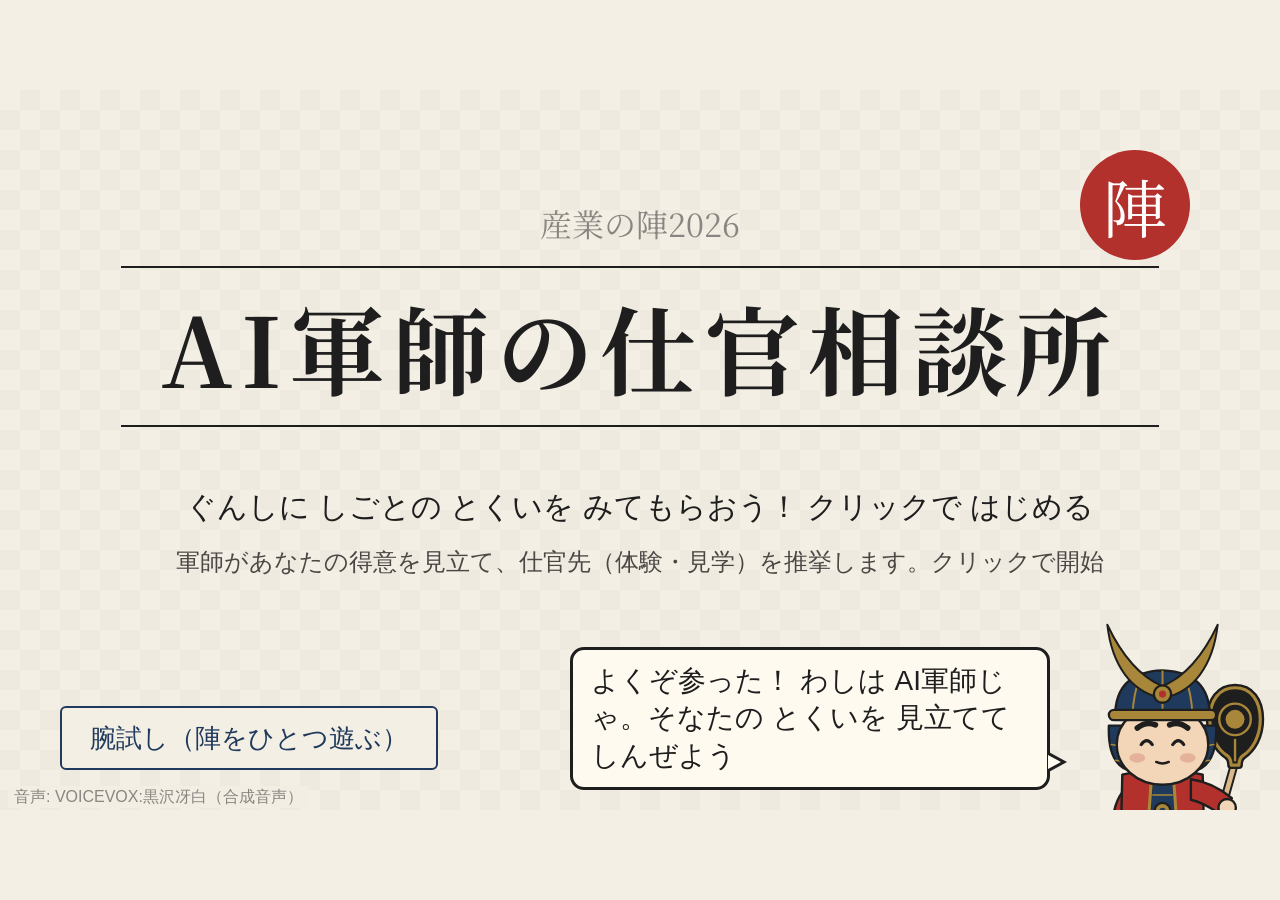
<file: sj2026-gunshi/index.html>
<!doctype html>
<html lang="ja">
<head>
<meta charset="utf-8">
<meta name="viewport" content="width=device-width, initial-scale=1">
<meta name="robots" content="noindex,nofollow">
<title>AI軍師の仕官相談所</title>
<link rel="preconnect" href="https://fonts.googleapis.com">
<link rel="preconnect" href="https://fonts.gstatic.com" crossorigin>
<!-- Web フォント（D-27）: 非ブロック読込。media=print の間は描画を待たず、読めたら all に切替。失敗時は print.css の font-family フォールバック -->
<link rel="stylesheet" href="https://fonts.googleapis.com/css2?family=BIZ+UDPGothic:wght@400;700&family=Noto+Serif+JP:wght@400;700;900&display=swap" media="print" onload="this.media='all'">
<link rel="stylesheet" href="css/game.css?v=121">
<link rel="stylesheet" href="css/demo.css?v=121">
<link rel="stylesheet" href="css/gunshi.css?v=121">
<link rel="stylesheet" href="css/print.css?v=121" media="all">
</head>
<body>
<div id="app"><div id="stage"></div></div>
<div id="sheet"></div>
<!-- 読込順は固定: params → data → logic（PRJ-105 無変更コピー）→ ゲーム -->
<script src="shindan/shindan_params.js?v=121"></script>
<script src="shindan/shindan_data.js?v=121"></script>
<script src="shindan/shindan_logic.js?v=121"></script>
<script src="js/texts.js?v=121"></script>
<script src="js/pure.js?v=121"></script>
<script src="js/demo.js?v=121"></script>
<script src="js/stage.js?v=121"></script>
<script src="js/net.js?v=121"></script>
<script src="js/g1.js"></script>
<script src="js/g2.js"></script>
<script src="js/g3.js"></script>
<script src="js/g4.js"></script>
<script src="js/result.js?v=121"></script>
<!-- 軍師（PRJ-114）: セリフ表 → 口パク表 → 本体。stage.js の後・app.js の前 -->
<script src="js/gunshi_lines.js?v=121"></script>
<script src="js/gunshi_voice.js?v=121"></script>
<script src="js/gunshi.js?v=121"></script>
<script src="js/app.js?v=121"></script>
</body>
</html>
</file>
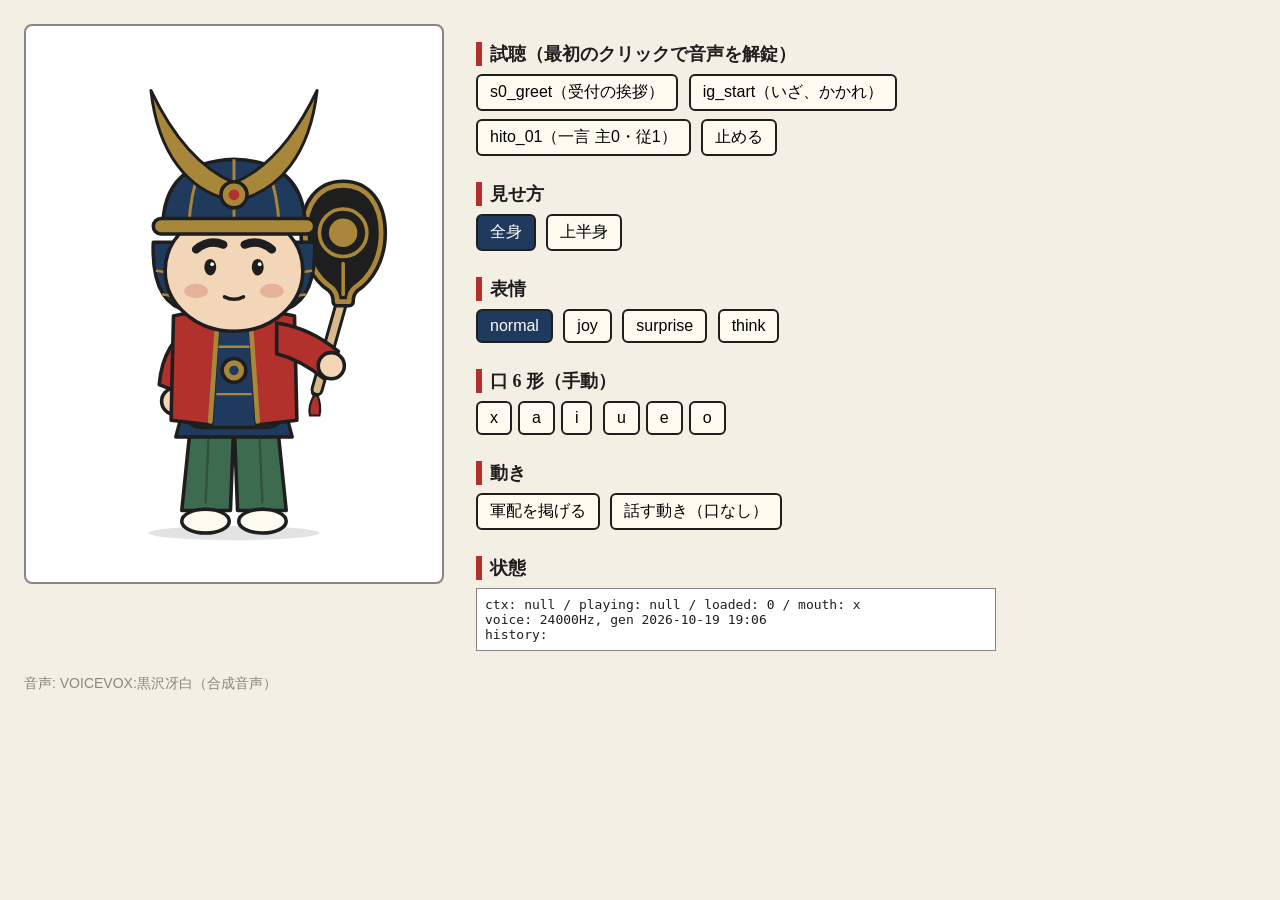
<file: sj2026-gunshi/gunshi_preview.html>
<!DOCTYPE html>
<html lang="ja">
<head>
<meta charset="UTF-8">
<meta name="viewport" content="width=device-width, initial-scale=1">
<meta name="robots" content="noindex, nofollow">
<title>軍師 試作確認（PRJ-114 T1）</title>
<link rel="stylesheet" href="css/game.css">
<link rel="stylesheet" href="css/gunshi.css">
<style>
  /* 試作確認ページ専用（配置しない: D-15） */
  html, body { overflow: auto; height: auto; }
  body { margin: 0; background: var(--washi); color: var(--sumi); font-family: var(--gothic); }
  .pv { display: flex; gap: 32px; padding: 24px; align-items: flex-start; flex-wrap: wrap; }
  .pv-stage { position: relative; width: 420px; height: 560px; background: #fff; border: 2px solid var(--usuzumi); border-radius: 8px; }
  .pv-stage.upper { height: 404px; }
  .pv-char { position: absolute; left: 30px; right: 30px; top: 20px; bottom: 20px; }
  .pv-stage .gs-bubble { left: 12px; right: 12px; bottom: -8px; transform: translateY(100%); max-width: none; font-size: 20px; }
  .pv-ctl { width: 520px; }
  .pv-ctl h2 { font-size: 18px; margin: 18px 0 8px; border-left: 6px solid var(--shu); padding-left: 8px; }
  .pv-ctl button { font: inherit; font-size: 16px; margin: 0 6px 8px 0; padding: 6px 12px; border: 2px solid var(--sumi); border-radius: 6px; background: #fffaf0; cursor: pointer; }
  .pv-ctl button.on { background: var(--ai); color: #fff; }
  .pv-state { font-family: monospace; font-size: 13px; white-space: pre-wrap; background: #fff; border: 1px solid var(--usuzumi); padding: 8px; min-height: 60px; }
  .pv-credit { font-size: 14px; color: var(--usuzumi); padding: 0 24px 24px; }
</style>
</head>
<body>
<div class="pv">
  <div class="pv-stage" id="pv-stage">
    <div class="pv-char" id="pv-char"></div>
    <div class="gs-bubble" id="pv-bubble"></div>
  </div>
  <div class="pv-ctl">
    <h2>試聴（最初のクリックで音声を解錠）</h2>
    <button data-say="s0_greet">s0_greet（受付の挨拶）</button>
    <button data-say="ig_start">ig_start（いざ、かかれ）</button>
    <button data-say="hito_01">hito_01（一言 主0・従1）</button>
    <button id="pv-stop">止める</button>
    <h2>見せ方</h2>
    <button data-view="full" class="on">全身</button>
    <button data-view="upper">上半身</button>
    <h2>表情</h2>
    <button data-face="normal" class="on">normal</button>
    <button data-face="joy">joy</button>
    <button data-face="surprise">surprise</button>
    <button data-face="think">think</button>
    <h2>口 6 形（手動）</h2>
    <button data-mouth="x">x</button><button data-mouth="a">a</button><button data-mouth="i">i</button>
    <button data-mouth="u">u</button><button data-mouth="e">e</button><button data-mouth="o">o</button>
    <h2>動き</h2>
    <button id="pv-furu">軍配を掲げる</button>
    <button id="pv-talk">話す動き（口なし）</button>
    <h2>状態</h2>
    <div class="pv-state" id="pv-state"></div>
  </div>
</div>
<div class="pv-credit">音声: VOICEVOX:黒沢冴白（合成音声）</div>
<script src="js/texts.js"></script>
<script src="js/gunshi_lines.js"></script>
<script src="js/gunshi_voice.js"></script>
<script src="js/gunshi.js"></script>
<script>
(function () {
  "use strict";
  var stage = document.getElementById("pv-stage");
  var svg = SJGunshi.mount(document.getElementById("pv-char"), { view: "full", bubble: document.getElementById("pv-bubble") });
  function mark(attr, val) {
    document.querySelectorAll("button[" + attr + "]").forEach(function (b) { b.classList.toggle("on", b.getAttribute(attr) === val); });
  }
  document.querySelectorAll("[data-say]").forEach(function (b) {
    b.addEventListener("click", function () { SJGunshi.unlock(); SJGunshi.say(b.getAttribute("data-say")); });
  });
  document.getElementById("pv-stop").addEventListener("click", function () { SJGunshi.stop(); });
  document.querySelectorAll("[data-view]").forEach(function (b) {
    b.addEventListener("click", function () {
      var v = b.getAttribute("data-view");
      SJGunshi.view(v); stage.classList.toggle("upper", v === "upper"); mark("data-view", v);
    });
  });
  document.querySelectorAll("button[data-face]").forEach(function (b) {
    b.addEventListener("click", function () { SJGunshi.face(b.getAttribute("data-face")); mark("data-face", b.getAttribute("data-face")); });
  });
  document.querySelectorAll("button[data-mouth]").forEach(function (b) {
    b.addEventListener("click", function () { SJGunshi.mouth(b.getAttribute("data-mouth")); });
  });
  document.getElementById("pv-furu").addEventListener("click", function () { SJGunshi.furu(); });
  document.getElementById("pv-talk").addEventListener("click", function () { svg.classList.toggle("talking"); });
  // 画面写し用: #view=upper&face=joy&mouth=a のように初期状態を指定できる
  location.hash.replace(/^#/, "").split("&").forEach(function (kv) {
    var p = kv.split("="), b = document.querySelector("button[data-" + p[0] + "=\"" + p[1] + "\"]");
    if (b) { b.click(); }
  });
  setInterval(function () {
    var s = SJGunshi.state();
    document.getElementById("pv-state").textContent =
      "ctx: " + s.ctx + " / playing: " + s.playing + " / loaded: " + s.loaded + " / mouth: " + svg.getAttribute("data-mouth") +
      "\nvoice: " + (window.SJGunshiVoice ? SJGunshiVoice.rate + "Hz, gen " + SJGunshiVoice.gen : "なし") +
      "\nhistory: " + SJGunshi.history().map(function (h) { return h.id + "(" + h.kind + ")"; }).join(" → ");
  }, 200);
})();
</script>
</body>
</html>
</file>
<file: sj2026-gunshi/css/game.css>
/* 産業の陣2026 AI軍師の仕官相談所 — 画面（和風シンプル。A-4）。画像・Web フォント・CDN なし */
:root {
  --washi: #f4efe4; --sumi: #1e1e1e; --usuzumi: #8a8580; --shu: #b3312c; --ai: #1f3a5c;
  --matsu: #3d6b4f; --kin: #a8873a; --ita: #d9b98a;
  --mincho: "Yu Mincho", "Hiragino Mincho ProN", "Noto Serif JP", serif;
  --gothic: "Yu Gothic UI", "Meiryo", "Hiragino Sans", sans-serif;
}
* { box-sizing: border-box; }
html, body { margin: 0; padding: 0; width: 100%; height: 100%; overflow: hidden; background: var(--washi); color: var(--sumi); font-family: var(--gothic); }
#app { position: fixed; inset: 0; overflow: hidden; background: var(--washi); }
#stage {
  position: absolute; left: 0; top: 0; width: 1280px; height: 720px; transform-origin: 0 0; overflow: hidden;
  font-size: 24px; user-select: none; -webkit-user-select: none;
  background-color: var(--washi);
  background-image: linear-gradient(45deg, rgba(30,30,30,.025) 25%, transparent 25%, transparent 75%, rgba(30,30,30,.025) 75%),
                    linear-gradient(45deg, rgba(30,30,30,.025) 25%, transparent 25%, transparent 75%, rgba(30,30,30,.025) 75%);
  background-size: 40px 40px; background-position: 0 0, 20px 20px;
}
#stage > * { position: absolute; }
.screen { inset: 0; padding: 40px 60px; text-align: center; }
h1, h2, h3 { font-family: var(--mincho); font-weight: 700; margin: 0; }

/* ボタン */
.btn { font-family: var(--gothic); font-size: 26px; min-width: 64px; min-height: 64px; padding: 10px 28px; border: 2px solid var(--ai);
  border-radius: 6px; background: var(--ai); color: #fff; cursor: pointer; }
.btn:hover { border-width: 4px; padding: 8px 26px; }
.btn.big { font-size: 32px; min-width: 260px; min-height: 84px; }
.btn.sub { background: var(--washi); color: var(--ai); }
.btn.small { font-size: 22px; min-height: 48px; padding: 6px 16px; }
.btn:disabled { opacity: .45; cursor: default; }

/* 枠（墨線＋角の菱形） */
.frame, .s3 .card, .s4-card, .s2-fig { border: 2px solid var(--sumi); position: relative; }

/* S0 */
.s0 { cursor: pointer; padding-top: 110px; }
.s0-seal { position: absolute; left: 1080px; top: 60px; width: 110px; height: 110px; border-radius: 50%; background: var(--shu); color: #fff;
  font-family: var(--mincho); font-size: 64px; line-height: 110px; text-align: center; }
.s0-sub { font-family: var(--mincho); font-size: 32px; color: var(--usuzumi); }
.s0-title { font-size: 96px; letter-spacing: .08em; margin: 20px 0 60px; border-top: 2px solid var(--sumi); border-bottom: 2px solid var(--sumi); display: inline-block; padding: 10px 40px; }
.s0-child { font-size: 30px; margin-bottom: 18px; }
.s0-adult { font-size: 24px; color: #4a4744; }
.s0-test { margin-top: 30px; font-size: 22px; color: var(--shu); }

/* S1 */
.s1-q { font-family: var(--mincho); font-size: 40px; margin: 18px 0 16px; }
.s1-days { display: flex; justify-content: center; gap: 24px; }
.s1-days .btn { background: var(--washi); color: var(--ai); font-size: 34px; min-width: 180px; }
.s1-days .btn.on { background: var(--ai); color: #fff; }
.s1 { padding-left: 40px; padding-right: 40px; }
/* 年齢 6 択: 3 列×2 行（380×120・間隔 30。PRJ-110 §3-4） */
.s1-ages { display: grid; grid-template-columns: repeat(3, 380px); gap: 30px; justify-content: center; margin-top: 10px; }
.s1-agecell { width: 380px; }
.s1-ages .btn { width: 380px; height: 120px; font-size: 34px; }
.s1-help { font-size: 22px; margin-top: 10px; color: #4a4744; }
.s1-wait { margin-top: 30px; font-size: 26px; color: var(--usuzumi); }

/* S2 説明（PRJ-110 B-3: 図枠 640×360 のデモ。縦 進行 40／陣名 72〜136／図 150〜510／説明 522〜592／時間 598〜626／はじめ！ 636〜700） */
.s2-prog { font-size: 24px; line-height: 28px; color: var(--usuzumi); }
.s2-name { font-size: 56px; line-height: 64px; margin: 4px 0 14px; }
.s2-fig { width: 640px; height: 360px; margin: 0 auto 12px; padding: 0; overflow: hidden; background: #fffaf0; }
.s2-text { font-size: 26px; line-height: 1.35; max-width: 1100px; margin: 0 auto 6px; }
.s2-time { display: inline-block; font-size: 22px; line-height: 28px; color: #4a4744; margin-bottom: 10px; }
.s2-help { display: inline-block; font-size: 22px; line-height: 28px; color: #4a4744; margin: 0 24px 10px 0; }
.s2 .btn.big { display: block; margin: 0 auto; min-height: 64px; font-size: 30px; padding: 6px 28px; }
.s2 .btn.big:hover { padding: 4px 26px; }

/* 重ね札 */
.overlay { inset: 0; display: flex; align-items: center; justify-content: center; z-index: 50; }
.overlay.count { font-family: var(--mincho); font-size: 220px; color: var(--shu); background: rgba(244,239,228,.7); }
.overlay.endmark { font-family: var(--mincho); font-size: 120px; color: #fff; }
.overlay.endmark::before { content: ""; position: absolute; width: 560px; height: 240px; background: var(--shu); border-radius: 12px; z-index: -1; }
.overlay.endmark.done::before { background: var(--ai); }
.overlay.ask { background: rgba(30,30,30,.35); }
.ask-box, .staff-box { background: var(--washi); border: 2px solid var(--sumi); padding: 40px 60px; text-align: center; min-width: 520px; }
.ask-text { font-family: var(--mincho); font-size: 48px; margin-bottom: 20px; }
.ask-bar { height: 12px; background: #ddd6c8; margin-bottom: 24px; }
.ask-fill { height: 100%; background: var(--shu); animation: shrink linear forwards; }
@keyframes shrink { from { width: 100%; } to { width: 0; } }
.overlay.staff { background: rgba(30,30,30,.45); z-index: 80; }
.staff-box { text-align: left; font-size: 22px; }
.staff-box h3 { font-size: 30px; margin-bottom: 12px; }
.staff-line { margin: 6px 0; }
.staff-row { margin-top: 14px; display: flex; gap: 10px; align-items: center; }
.staff-row input { font-size: 22px; padding: 6px; width: 200px; }

/* 陣の上部 */
.game { inset: 0; }
.game > * { position: absolute; }
.hud { left: 0; top: 0; width: 1280px; height: 80px; position: absolute; border-bottom: 2px solid var(--sumi); background: rgba(244,239,228,.92); z-index: 5; }
.hud-title { position: absolute; left: 30px; top: 18px; font-family: var(--mincho); font-size: 34px; font-weight: 700; }
.hud-bar { position: absolute; left: 400px; top: 30px; width: 560px; height: 20px; border: 2px solid var(--sumi); background: #fff; }
.hud-fill { height: 100%; width: 100%; background: var(--ai); }
.hud-sec { position: absolute; left: 975px; top: 18px; font-size: 34px; width: 70px; }
.hud-prog { position: absolute; right: 30px; top: 24px; font-size: 24px; color: #4a4744; }
.hud.warn .hud-fill { background: var(--shu); } .hud.warn .hud-sec { color: var(--shu); }

/* 一の陣 */
.g1-svg { position: absolute; left: 0; top: 0; width: 1280px; height: 720px; touch-action: none; }
.g1-board { fill: var(--ita); stroke: var(--sumi); stroke-width: 2; }
.g1-band { fill: none; stroke: rgba(255,255,255,.55); stroke-linecap: round; stroke-linejoin: round; }
.g1-ink { fill: none; stroke: var(--sumi); stroke-width: 4; stroke-linecap: round; }
.g1-trace { fill: none; stroke: var(--ai); stroke-width: 3; opacity: .7; }
.g1-start { fill: var(--shu); } .g1-end { fill: var(--sumi); } .g1-mark { fill: none; stroke: var(--shu); stroke-width: 3; }
.g1-count { left: 1110px; top: 600px; font-size: 32px; font-family: var(--mincho); }

/* 二の陣 */
.g2-board { border: 2px solid var(--sumi); background: #efe6d2; }
.g2-tray { border: 2px dashed var(--usuzumi); }
.g2-shadow { background: #b9b2a6; }
.g2-part { background: var(--ita); border: 2px solid var(--sumi); cursor: grab; touch-action: none; z-index: 3; }
.g2-part.drag { z-index: 10; box-shadow: 4px 4px 0 rgba(30,30,30,.25); }
.g2-part.fixed { cursor: default; background: #e6c899; z-index: 2; }
.tri { clip-path: polygon(0 0, 0 100%, 100% 100%); }
/* 三角は clip-path で枠線が消えるので、枠付きの三角を背景に描く（線の半分が切られて四角の枠 2px と同じ太さになる。PRJ-121） */
.g2-part.tri { border: 0; background: url("data:image/svg+xml,%3Csvg xmlns='http://www.w3.org/2000/svg' viewBox='0 0 100 100' preserveAspectRatio='none'%3E%3Cpolygon points='0,0 0,100 100,100' fill='%23d9b98a' stroke='%231e1e1e' stroke-width='4' vector-effect='non-scaling-stroke'/%3E%3C/svg%3E") 0 0 / 100% 100% no-repeat; }
.g2-part.tri.fixed { background: url("data:image/svg+xml,%3Csvg xmlns='http://www.w3.org/2000/svg' viewBox='0 0 100 100' preserveAspectRatio='none'%3E%3Cpolygon points='0,0 0,100 100,100' fill='%23e6c899' stroke='%231e1e1e' stroke-width='4' vector-effect='non-scaling-stroke'/%3E%3C/svg%3E") 0 0 / 100% 100% no-repeat; }
.shake { animation: shake .35s; }
@keyframes shake { 0%,100% { margin-left: 0; } 25% { margin-left: -10px; } 75% { margin-left: 10px; } }

/* 三の陣 v2（PRJ-110 B-2: ドラッグ・レーン 1〜3・蔵 2〜5・影・自動 missed の表示） */
.g3 { touch-action: none; }
.g3-belt { background: repeating-linear-gradient(90deg, #c9c2b5 0 38px, #bdb5a7 38px 40px); border-top: 2px solid var(--sumi); border-bottom: 2px solid var(--sumi); }
.g3-bin { border: 2px solid var(--sumi); background: rgba(255,255,255,.4); text-align: center; }
.g3-mark { font-size: 80px; margin-top: 18px; line-height: 1; }
.g3-name { font-family: var(--mincho); font-size: 34px; margin-top: 10px; }
.g3-box { width: 90px; height: 90px; background: #fff; border: 2px solid var(--sumi); text-align: center; line-height: 86px; font-size: 52px; z-index: 3; }
.g3-box.held { z-index: 10; box-shadow: 4px 4px 0 rgba(30,30,30,.25); }
.g3-box.drop { transition: left .35s, top .35s, opacity .35s; opacity: .2; }
.g3-box.fall { transition: top .5s ease-in, opacity .5s; opacity: 0; }
.g3-shadow { display: none; width: 90px; height: 90px; border: 2px dashed var(--usuzumi); z-index: 2; }
.g3-miss { font-family: var(--mincho); font-size: 48px; font-weight: 700; color: var(--shu); text-align: center; line-height: 100px; z-index: 11;
  animation: g3miss .9s ease-out forwards; }
@keyframes g3miss { 0% { opacity: 0; transform: translateY(20px); } 20% { opacity: 1; transform: translateY(0); } 70% { opacity: 1; } 100% { opacity: 0; } }
.c-shu { color: var(--shu); } .c-ai { color: var(--ai); } .c-matsu { color: var(--matsu); } .c-kin { color: var(--kin); } .c-sumi { color: var(--sumi); }

/* 四の陣 */
.g4-cell { position: absolute; border: 1px solid var(--usuzumi); background: #fffaf0; font-size: 28px; text-align: center; line-height: 88px; }
.g4-cell.wall { background: #7d746a; color: #fff; font-family: var(--mincho); }
.g4-goal { position: absolute; background: var(--kin); color: #fff; text-align: center; line-height: 70px; font-family: var(--mincho); font-size: 34px; }
.g4-lift { position: absolute; background: var(--ai); color: #fff; border-radius: 8px; text-align: center; line-height: 74px; font-size: 34px; transition: left .25s, top .25s; z-index: 2; }
.g4-grid { border: 2px solid var(--sumi); }
.g4-panel { border: 2px solid var(--sumi); padding: 20px; background: rgba(255,255,255,.4); }
.g4-label { font-size: 24px; margin-bottom: 10px; }
.g4-count { font-size: 30px; font-family: var(--mincho); }   /* 問題 n / N（PRJ-111） */
.g4-slots { display: flex; gap: 8px; margin-bottom: 20px; }
.g4-slot { width: 56px; height: 64px; border: 2px solid var(--sumi); background: #fff; font-size: 36px; text-align: center; line-height: 60px; }
.g4-btns { display: grid; grid-template-columns: repeat(4, 96px); gap: 12px; margin-bottom: 16px; }
.g4-btns .btn { font-size: 40px; text-align: center; line-height: 44px; }
.g4-del, .g4-go { display: inline-block; margin-right: 12px; text-align: center; line-height: 44px; }
.g4-go { background: var(--shu); border-color: var(--shu); font-size: 32px; }
.g4-msg { margin-top: 18px; font-size: 30px; color: var(--shu); min-height: 40px; }

/* S3 問い */
.s3-head { font-size: 26px; color: var(--usuzumi); }
.s3-text { font-size: 48px; margin: 16px 0 24px; }
.s3-cards { display: flex; justify-content: center; gap: 18px; }
.s3 .card { background: #fffaf0; color: var(--sumi); border-color: var(--sumi); width: 210px; min-height: 230px; display: flex; flex-direction: column; align-items: center; justify-content: flex-start; padding: 14px 10px; }
.s3-cards.n3 .card { width: 320px; }
.card-no { font-size: 22px; color: var(--usuzumi); align-self: flex-start; }
.card-icon svg { width: 120px; height: 90px; }
.card-label { font-size: 26px; margin-top: 10px; line-height: 1.4; }
.s3-hint { margin-top: 20px; font-size: 22px; color: #4a4744; }
.i-ita { fill: var(--ita); stroke: var(--sumi); stroke-width: 2; } .i-line { fill: none; stroke: var(--sumi); stroke-width: 3; }
.i-spark { fill: var(--shu); } .i-paper { fill: #fff; stroke: var(--sumi); stroke-width: 2; } .i-fill { fill: var(--sumi); } .i-q { font-size: 44px; text-anchor: middle; fill: var(--usuzumi); }

/* S4 見立て */
.s4 { padding-top: 24px; }
.s4-head { font-family: var(--mincho); font-size: 34px; }
.s4-type { margin: 10px auto 10px; }
.s4-main { font-family: var(--mincho); font-size: 76px; font-weight: 700; color: var(--shu); }
.s4-kana { font-size: 24px; color: #4a4744; }
.s4-sub { font-size: 30px; margin-top: 4px; }
.s4-msg { font-size: 24px; color: var(--shu); margin-bottom: 6px; }
.s4-cards { display: flex; gap: 12px; justify-content: center; margin: 10px 0 18px; }
.s4-card { width: 220px; min-height: 190px; background: #fffaf0; padding: 10px; text-align: left; font-size: 20px; }
.s4-card.honmei { border: 4px solid var(--kin); }
.s4-hon { color: var(--kin); font-weight: 700; font-size: 22px; }
.s4-kind { color: #4a4744; }
.s4-pname { font-weight: 700; font-size: 22px; line-height: 1.35; }
.s4-ename { font-size: 18px; color: #4a4744; margin-top: 4px; }
.s4-btns { display: flex; gap: 30px; justify-content: center; }
.s5 { left: 340px; top: 230px; width: 600px; padding: 40px; background: var(--washi); border: 2px solid var(--sumi); text-align: center; z-index: 40; }
.s5-text { font-family: var(--mincho); font-size: 40px; margin-bottom: 24px; }

/* デバッグ表示（?debug=1） */
.debug { position: fixed; right: 0; bottom: 0; max-width: 460px; max-height: 60vh; overflow: auto; margin: 0; padding: 6px;
  font: 11px/1.3 monospace; background: rgba(255,255,255,.9); color: #000; border: 1px solid #888; z-index: 999; }

/* 推挙状（画面では非表示。見た目・寸法は print.css〔media=all〕に集約。ここは画面外配置と計測用だけ） */
#sheet { display: none; width: 186mm; }
#sheet.measure { display: block; position: absolute; left: -10000px; top: 0; visibility: hidden; }

/* S4 力の横棒グラフ（PRJ-116）: 見立ての右に並べる */
.s4-top { display: flex; justify-content: center; align-items: center; gap: 56px; }
.s4-gr { width: 440px; text-align: left; }
.s4-gr-h { font-family: var(--mincho); font-size: 22px; color: #4a4744; margin-bottom: 6px; }
.s4-gr-row { display: flex; align-items: center; gap: 14px; height: 34px; }
.s4-gr-label { flex: 0 0 150px; font-size: 20px; color: #4a4744; white-space: nowrap; }
.s4-gr-track { flex: 1 1 auto; height: 16px; border-radius: 8px; background: #e3e6ee; overflow: hidden; }
.s4-gr-fill { display: block; height: 100%; border-radius: 8px; background: var(--ai); transition: width .8s ease-out; }
.s4-gr-row.top .s4-gr-fill { background: var(--shu); }
.s4-gr-row.top .s4-gr-label { color: var(--shu); font-weight: 700; }

/* 腕試し（PRJ-116） */
.s0-ch { position: absolute; left: 60px; bottom: 40px; }
.ch-sel .ch-title { font-size: 48px; }
.ch-lead { font-size: 22px; color: #4a4744; margin: 6px 0 4px; }
.ch-q { font-family: var(--mincho); font-size: 30px; margin: 18px 0 10px; }
.ch-ages { display: grid; grid-template-columns: repeat(3, 300px); gap: 14px; justify-content: center; }
.ch-ages .btn { width: 300px; height: 66px; font-size: 26px; background: var(--washi); color: var(--ai); }
.ch-ages .btn.on { background: var(--ai); color: #fff; }
.ch-jins { display: flex; gap: 18px; justify-content: center; }
.ch-jins .btn { width: 250px; height: 96px; font-size: 26px; }
.ch-back { position: absolute; left: 60px; bottom: 40px; }
.ch-res { padding-top: 70px; }
.ch-name { font-size: 44px; }
.ch-power { font-size: 22px; color: #4a4744; margin-top: 8px; }
.ch-score { font-family: var(--mincho); font-size: 120px; font-weight: 700; color: var(--shu); line-height: 1.1; margin-top: 16px; }
.ch-score small { font-size: 44px; margin-left: 8px; }
.ch-rank { font-family: var(--mincho); font-size: 36px; margin: 4px 0 18px; }
.ch-bar { width: 600px; height: 22px; margin: 0 auto 36px; border-radius: 11px; background: #e3e6ee; overflow: hidden; }
.ch-bar-fill { height: 100%; border-radius: 11px; background: var(--shu); transition: width .8s ease-out; }
.ch-btns { display: flex; gap: 30px; justify-content: center; }

/* スマホ・タブレット（PRJ-117）: ダブルタップ拡大・引っぱり更新・長押しメニュー・タップの色を止める */
html, body { touch-action: manipulation; overscroll-behavior: none; -webkit-touch-callout: none; -webkit-tap-highlight-color: transparent; }
/* タッチ端末の縦向きは画面が小さくなりすぎるので、横向きにしてもらう */
@media screen and (orientation: portrait) and (pointer: coarse) {
  body::after {
    content: "📱↻\A スマホを 横向きに してください\A（画面を回すと はじまります）";
    white-space: pre; position: fixed; inset: 0; z-index: 2147483647;
    display: flex; align-items: center; justify-content: center; text-align: center;
    background: var(--washi); color: var(--sumi); font-family: var(--mincho); font-size: 22px; line-height: 1.8;
  }
}
.g2-count { font-family: var(--mincho); font-size: 30px; text-align: left; }   /* 問題 n / N（PRJ-120） */
</file>
<file: sj2026-gunshi/css/demo.css>
/* 説明画面 S2 のデモアニメ（PRJ-110 §3-5・付録 B-3。PRJ-109 demo_proto から移植）。
   色・書体は game.css の変数と部品（.hud .g1-* .g2-* .g3-* .g4-* .c-*）を使い、ここでは重複定義しない（R-7: @font-face・font-family を書かない）。
   図枠 .s2-fig（640×360）の中に 1280×720 の論理座標を 0.5 倍で描く。動きはすべて CSS keyframes。
   DOM は js/demo.js が組み、S2 を離れるときに unmount で丸ごと外す（R-6。ゲーム中は走らない） */
.demo-stage { position: relative; width: 100%; height: 100%; overflow: hidden; pointer-events: none; }
.demo-inner { position: absolute; left: 0; top: 0; width: 1280px; height: 720px; transform: scale(.5); transform-origin: 0 0; background: var(--washi); }
.demo-inner > * { position: absolute; }
.demo-inner .hud-fill { width: 100%; }

/* 手カーソル（矢印＋押している間の朱の輪） */
.dm-cur { width: 36px; height: 48px; z-index: 30; }
.dm-cur svg { position: absolute; left: -3px; top: -3px; width: 36px; height: 48px; filter: drop-shadow(2px 2px 0 rgba(30,30,30,.25)); }
.dm-cur path { fill: #fff; stroke: var(--sumi); stroke-width: 2; stroke-linejoin: round; }
.dm-cur .ring { position: absolute; left: -17px; top: -17px; width: 34px; height: 34px; border-radius: 50%; border: 3px solid var(--shu); opacity: 0; }

/* ---- d1 一の陣（5 秒）: カーソルが墨線をなぞり、なぞった跡（藍）が残る ---- */
.dm-d1 .g1-band { stroke-width: 24; }
.dm-trace { fill: none; stroke: var(--ai); stroke-width: 10; stroke-linecap: round; opacity: .55; stroke-dasharray: 100; stroke-dashoffset: 100; animation: dm-d1trace 5s linear infinite; }
.dm-d1cur { offset-path: path("M290 500 Q640 240 990 500"); offset-rotate: 0deg; offset-anchor: 0 0; animation: dm-d1cur 5s linear infinite; }
.dm-d1cur .ring { animation: dm-d1ring 5s linear infinite; }
@keyframes dm-d1cur   { 0% { offset-distance: 0%; opacity: 0; } 10% { offset-distance: 0%; opacity: 1; } 20% { offset-distance: 0%; } 84% { offset-distance: 100%; } 100% { offset-distance: 100%; opacity: 1; } }
@keyframes dm-d1trace { 0%, 20% { stroke-dashoffset: 100; } 84%, 100% { stroke-dashoffset: 0; } }
@keyframes dm-d1ring  { 0%, 18% { opacity: 0; transform: scale(.5); } 20%, 84% { opacity: 1; transform: scale(1); } 86%, 100% { opacity: 0; } }

/* ---- d2 二の陣（5 秒）: 置き場の立て板を影へドラッグ、吸着して固定色に ---- */
.dm-d2part { animation: dm-d2part 5s ease-in-out infinite; }
.dm-d2cur { animation: dm-d2cur 5s ease-in-out infinite; }
.dm-d2cur .ring { animation: dm-d2ring 5s linear infinite; }
@keyframes dm-d2part { 0%, 20% { transform: translate(0,0); box-shadow: none; background: var(--ita); }
  22% { box-shadow: 4px 4px 0 rgba(30,30,30,.25); }
  70% { transform: translate(-730px, 80px); box-shadow: 4px 4px 0 rgba(30,30,30,.25); background: var(--ita); }
  76%, 100% { transform: translate(-730px, 80px); box-shadow: none; background: #e6c899; } }
@keyframes dm-d2cur  { 0% { left: 700px; top: 440px; } 16%, 20% { left: 980px; top: 330px; } 70%, 100% { left: 250px; top: 410px; } }
@keyframes dm-d2ring { 0%, 18% { opacity: 0; transform: scale(.5); } 20%, 72% { opacity: 1; transform: scale(1); } 74%, 100% { opacity: 0; } }

/* ---- d3 三の陣（6 秒。レーン別 3 本 d3-1／d3-2／d3-3）: 荷をつかむ → 押さえている間も影（元の位置）がベルトを進む → 同じマークの蔵へ落とす ----
   盤面は pure.js の g3Layout（ベルト y・蔵の矩形）と同じ。背景の荷はベルトを 6 秒で通過（約 232px/秒。実ゲームより速い） */
.dm-flow { animation: dm-flow 6s linear infinite; }
.dm-shadow { width: 90px; height: 90px; border: 2px dashed var(--usuzumi); z-index: 2; opacity: 0; animation: dm-flow 6s linear infinite, dm-shadowop 6s linear infinite; }
.dm-d3box { z-index: 6; }
.dm-d3cur .ring { animation: dm-d3ring 6s linear infinite; }
@keyframes dm-flow { from { transform: translateX(-90px); } to { transform: translateX(1300px); } }
@keyframes dm-shadowop { 0%, 26.6% { opacity: 0; } 26.7%, 60% { opacity: 1; } 60.1%, 100% { opacity: 0; } }
@keyframes dm-d3ring { 0%, 25% { opacity: 0; transform: scale(.5); } 27%, 60% { opacity: 1; transform: scale(1); } 62%, 100% { opacity: 0; } }
/* d3-1: 1 レーン（ベルト y 240・荷 y 245）・蔵 2（幅 590）。▲ を二番蔵（中心 x 945・y 590）へ */
.dm-d3a-box { animation: dm-d3a-box 6s linear infinite; }
.dm-d3a-cur { animation: dm-d3a-cur 6s ease-in-out infinite; }
@keyframes dm-d3a-box { 0% { transform: translate(-90px, 0); opacity: 1; } 26.7% { transform: translate(281px, 0); }
  36.7% { transform: translate(420px, 0); box-shadow: 4px 4px 0 rgba(30,30,30,.25); }
  60% { transform: translate(900px, 300px); opacity: 1; box-shadow: 4px 4px 0 rgba(30,30,30,.25); }
  66% { transform: translate(900px, 300px); opacity: .2; box-shadow: none; } 66.1%, 100% { opacity: 0; transform: translate(900px, 300px); } }
@keyframes dm-d3a-cur { 0%, 8% { left: 640px; top: 440px; } 26.7% { left: 326px; top: 290px; } 36.7% { left: 465px; top: 290px; }
  60%, 66% { left: 945px; top: 590px; } 80%, 100% { left: 640px; top: 440px; } }
/* d3-2: 2 レーン（ベルト y 170／290）・蔵 3（幅 386.67）。2 本目の ■ を三番蔵（中心 x 1047・y 590）へ */
.dm-d3b-box { animation: dm-d3b-box 6s linear infinite; }
.dm-d3b-cur { animation: dm-d3b-cur 6s ease-in-out infinite; }
@keyframes dm-d3b-box { 0% { transform: translate(-90px, 0); opacity: 1; } 26.7% { transform: translate(281px, 0); }
  36.7% { transform: translate(420px, 0); box-shadow: 4px 4px 0 rgba(30,30,30,.25); }
  60% { transform: translate(1002px, 250px); opacity: 1; box-shadow: 4px 4px 0 rgba(30,30,30,.25); }
  66% { transform: translate(1002px, 250px); opacity: .2; box-shadow: none; } 66.1%, 100% { opacity: 0; transform: translate(1002px, 250px); } }
@keyframes dm-d3b-cur { 0%, 8% { left: 640px; top: 440px; } 26.7% { left: 326px; top: 340px; } 36.7% { left: 465px; top: 340px; }
  60%, 66% { left: 1047px; top: 590px; } 80%, 100% { left: 640px; top: 440px; } }
/* d3-3: 3 レーン（ベルト y 130／240／350）・蔵 4（幅 285）。2 本目の ◆ を四番蔵（中心 x 1097・y 590）へ */
.dm-d3c-box { animation: dm-d3c-box 6s linear infinite; }
.dm-d3c-cur { animation: dm-d3c-cur 6s ease-in-out infinite; }
@keyframes dm-d3c-box { 0% { transform: translate(-90px, 0); opacity: 1; } 26.7% { transform: translate(281px, 0); }
  36.7% { transform: translate(420px, 0); box-shadow: 4px 4px 0 rgba(30,30,30,.25); }
  60% { transform: translate(1052px, 300px); opacity: 1; box-shadow: 4px 4px 0 rgba(30,30,30,.25); }
  66% { transform: translate(1052px, 300px); opacity: .2; box-shadow: none; } 66.1%, 100% { opacity: 0; transform: translate(1052px, 300px); } }
@keyframes dm-d3c-cur { 0%, 8% { left: 640px; top: 460px; } 26.7% { left: 326px; top: 290px; } 36.7% { left: 465px; top: 290px; }
  60%, 66% { left: 1097px; top: 590px; } 80%, 100% { left: 640px; top: 460px; } }

/* ---- d4 四の陣（6 秒）: 命令ボタンを押すたびにタイルが並び、「しゅつじん」でフォークリフトが 1 手 0.3 秒で動く ---- */
.dm-d4 .g4-cell { width: 90px; height: 90px; }
.dm-d4 .g4-goal { width: 70px; height: 70px; }
.dm-d4 .g4-lift { width: 74px; height: 74px; transition: none; animation: dm-d4lift 6s linear infinite; }
.dm-d4 .g4-slot span { opacity: 0; }
.dm-d4 .g4-msg { margin: 0; opacity: 0; animation: dm-d4msg 6s linear infinite; }
.dm-btn { font-size: 40px; width: 96px; height: 64px; line-height: 60px; text-align: center; border: 2px solid var(--ai); border-radius: 6px; background: var(--ai); color: #fff; }
.dm-btn.dm-del { font-size: 22px; width: 140px; }
.dm-btn.dm-go { background: var(--shu); border-color: var(--shu); font-size: 32px; width: 140px; }
.dm-d4cur { animation: dm-d4cur 6s ease-in-out infinite; }
.dm-d4cur .ring { animation: dm-d4ring 6s linear infinite; }
.dm-s1 span { animation: dm-d4s1 6s step-end infinite; } .dm-s2 span { animation: dm-d4s2 6s step-end infinite; } .dm-s3 span { animation: dm-d4s3 6s step-end infinite; }
.dm-s4 span { animation: dm-d4s4 6s step-end infinite; } .dm-s5 span { animation: dm-d4s5 6s step-end infinite; }
@keyframes dm-d4s1 { 0% { opacity: 0; } 8.3% { opacity: 1; } 92% { opacity: 0; } 100% { opacity: 0; } }
@keyframes dm-d4s2 { 0% { opacity: 0; } 16.7% { opacity: 1; } 92% { opacity: 0; } 100% { opacity: 0; } }
@keyframes dm-d4s3 { 0% { opacity: 0; } 25% { opacity: 1; } 92% { opacity: 0; } 100% { opacity: 0; } }
@keyframes dm-d4s4 { 0% { opacity: 0; } 33.3% { opacity: 1; } 92% { opacity: 0; } 100% { opacity: 0; } }
@keyframes dm-d4s5 { 0% { opacity: 0; } 41.7% { opacity: 1; } 92% { opacity: 0; } 100% { opacity: 0; } }
@keyframes dm-d4cur { 0% { left: 900px; top: 520px; } 5%, 20% { left: 710px; top: 312px; } 23%, 45% { left: 1034px; top: 312px; } 48%, 90% { left: 870px; top: 402px; } 100% { left: 900px; top: 520px; } }
@keyframes dm-d4ring { 0%, 8% { opacity: 0; } 8.3%, 11% { opacity: 1; } 11.3%, 16.4% { opacity: 0; } 16.7%, 19.4% { opacity: 1; } 19.7%, 24.7% { opacity: 0; }
  25%, 27.7% { opacity: 1; } 28%, 33% { opacity: 0; } 33.3%, 36% { opacity: 1; } 36.3%, 41.4% { opacity: 0; } 41.7%, 44.4% { opacity: 1; } 44.7%, 52.7% { opacity: 0; }
  53%, 56% { opacity: 1; } 56.3%, 100% { opacity: 0; } }
/* フォークリフト: (0,4)→(0,3)→(0,2)→(1,2)→(2,2)→(3,2)=荷 */
@keyframes dm-d4lift { 0%, 58% { left: 108px; top: 508px; } 63% { left: 108px; top: 418px; } 68% { left: 108px; top: 328px; } 73% { left: 198px; top: 328px; }
  78% { left: 288px; top: 328px; } 83%, 92% { left: 378px; top: 328px; } 92.1%, 100% { left: 108px; top: 508px; } }
@keyframes dm-d4msg { 0%, 82% { opacity: 0; } 84%, 92% { opacity: 1; } 93%, 100% { opacity: 0; } }
</file>
<file: sj2026-gunshi/css/gunshi.css>
/* 軍師（PRJ-114 設計書 §3-2）: SVG の各パーツの色と動き・口 6 形の切替・吹き出し・reduced-motion */
:root {
  --gs-hada: #f3d6b8; --gs-kuchi: #7a2a24; --gs-shita: #c96a5a; --gs-tabi: #fffaf0;
  --gs-hoho: rgba(179, 49, 44, .22);
}

/* --- SVG 本体 --- */
.gs-svg { display: block; width: 100%; height: 100%; overflow: hidden; }  /* 上半身は viewBox の外を切る */
.gs-svg .gs-line { stroke: var(--sumi); stroke-width: 3; stroke-linejoin: round; stroke-linecap: round; }
.gs-svg .gs-hada { fill: var(--gs-hada); }
.gs-svg .gs-ai { fill: var(--ai); }
.gs-svg .gs-shu { fill: var(--shu); }
.gs-svg .gs-kin { fill: var(--kin); }
.gs-svg .gs-ita { fill: var(--ita); }
.gs-svg .gs-matsu { fill: var(--matsu); }
.gs-svg .gs-tabi { fill: var(--gs-tabi); }
.gs-svg .gs-hoho { fill: var(--gs-hoho); }
.gs-svg .gs-sumi { fill: var(--sumi); }
.gs-svg .gs-white { fill: #fff; }
.gs-svg .gs-kuchi { fill: var(--gs-kuchi); stroke: var(--sumi); stroke-width: 2; }
.gs-svg .gs-shita { fill: var(--gs-shita); }
.gs-svg .gs-kin-line { fill: none; stroke: var(--kin); stroke-width: 4; stroke-linecap: round; }
.gs-svg .gs-brow { fill: none; stroke: var(--sumi); stroke-width: 7; stroke-linecap: round; }
.gs-svg .gs-eyeline { fill: none; stroke: var(--sumi); stroke-width: 4; stroke-linecap: round; }

/* 動かすパーツは view-box 基準・px で軸を指定（付録 B） */
.gs-svg #gs-root, .gs-svg [data-part] { transform-box: view-box; }
.gs-svg #gs-root { transform-origin: 150px 395px; animation: gs-sway 6s ease-in-out infinite; }
.gs-svg [data-part="torso"] { transform-origin: 150px 304px; animation: gs-breath 3.6s ease-in-out infinite; }
.gs-svg [data-part="head"] { transform-origin: 150px 215px; animation: gs-bob 3.6s ease-in-out infinite; }
.gs-svg .gs-nod { transform-box: view-box; transform-origin: 150px 215px; }
.gs-svg [data-part="arm-r"] { transform-origin: 196px 230px; }

@keyframes gs-sway { 0%, 100% { transform: rotate(-1deg); } 50% { transform: rotate(1deg); } }
@keyframes gs-breath { 0%, 100% { transform: scaleY(1); } 50% { transform: scaleY(1.015); } }
@keyframes gs-bob { 0%, 100% { transform: translateY(0); } 50% { transform: translateY(1.5px); } }
@keyframes gs-gunbai-kazasu { 0% { transform: rotate(-10deg); } 100% { transform: rotate(-2deg); } }
@keyframes gs-gunbai-aogu { 0% { transform: rotate(-7deg); } 100% { transform: rotate(7deg); } }
@keyframes gs-nodding { 0%, 100% { transform: rotate(-2deg); } 50% { transform: rotate(2deg); } }
@keyframes gs-gunbai-kakageru {
  0% { transform: rotate(0); } 35% { transform: rotate(-30deg); } 70% { transform: rotate(-30deg); } 100% { transform: rotate(0); }
}

/* 軍配: 板は黒漆・縁は金。首 (248,198) を軸に扇ぐ */
.gs-svg .gs-gunbai-ita { fill: var(--sumi); stroke: var(--kin); stroke-width: 4; stroke-linejoin: round; }
.gs-svg [data-part="gunbai"] { transform-origin: 248px 198px; }

/* 話す時: 軍配を軽く掲げて扇ぐ・うなずく */
.gs-svg.talking [data-part="arm-r"] { animation: gs-gunbai-kazasu .6s ease-in-out infinite alternate; }
.gs-svg.talking [data-part="gunbai"] { animation: gs-gunbai-aogu .3s ease-in-out infinite alternate; }
.gs-svg.talking .gs-nod { animation: gs-nodding 1s ease-in-out infinite; }
/* 開始時に 1 回だけ軍配を高く掲げる（talking より優先） */
.gs-svg.gs-furu [data-part="arm-r"] { animation: gs-gunbai-kakageru .7s ease-in-out 1; }

/* --- 眉（表情） --- */
.gs-svg [data-part="brow-l"], .gs-svg [data-part="brow-r"] { transform-box: fill-box; transform-origin: center; transition: transform .2s; }
.gs-svg[data-face="joy"] [data-part="brow-l"], .gs-svg[data-face="joy"] [data-part="brow-r"] { transform: translateY(-3px); }
.gs-svg[data-face="surprise"] [data-part="brow-l"], .gs-svg[data-face="surprise"] [data-part="brow-r"] { transform: translateY(-5px); }
.gs-svg[data-face="think"] [data-part="brow-l"] { transform: translateY(-2px) rotate(-12deg); }
.gs-svg[data-face="think"] [data-part="brow-r"] { transform: translateY(2px) rotate(8deg); }

/* --- 目: 開／閉／笑。まばたき・表情で切替 --- */
.gs-svg [data-part="eyes-closed"], .gs-svg [data-part="eyes-joy"] { display: none; }
.gs-svg .gs-eye { transform-box: fill-box; transform-origin: center; transition: transform .15s; }
.gs-svg[data-face="surprise"] .gs-eye { transform: scale(1.35); }
.gs-svg.gs-blink [data-part="eyes-open"] { display: none; }
.gs-svg.gs-blink [data-part="eyes-closed"] { display: inline; }
.gs-svg[data-face="joy"] [data-part="eyes-open"], .gs-svg[data-face="joy"] [data-part="eyes-closed"] { display: none; }
.gs-svg[data-face="joy"] [data-part="eyes-joy"] { display: inline; }

/* --- 口 6 形: data-mouth と同じ data-m だけ表示 --- */
.gs-svg [data-m] { display: none; }
.gs-svg[data-mouth="x"] [data-m="x"], .gs-svg[data-mouth="a"] [data-m="a"], .gs-svg[data-mouth="i"] [data-m="i"],
.gs-svg[data-mouth="u"] [data-m="u"], .gs-svg[data-mouth="e"] [data-m="e"], .gs-svg[data-mouth="o"] [data-m="o"] { display: inline; }

/* --- 吹き出し（T1 は preview 用の最小。位置・尾の向きは T3 で scene ごとに） --- */
.gs-bubble {
  position: absolute; max-width: 480px; padding: 12px 18px; background: #fffaf0; border: 3px solid var(--sumi);
  border-radius: 14px; font-family: var(--gothic); font-size: 26px; line-height: 1.35; color: var(--sumi);
  opacity: 0; transition: opacity .15s; pointer-events: none;
}
.gs-bubble.show { opacity: 1; }

/* --- 常駐層（T3。設計書 §3-6）: #stage と同じ 1280×720・同じ transform。操作を一切受けない --- */
#gunshi-layer {
  position: absolute; left: 0; top: 0; width: 1280px; height: 720px; transform-origin: 0 0; overflow: hidden;
  pointer-events: none; z-index: 60;
}
#gunshi-layer * { pointer-events: none; }
#gunshi-layer .gs-box { position: absolute; }
#gunshi-layer.gs-hide .gs-box, #gunshi-layer.gs-hide .gs-bubble { display: none; }
#gunshi-layer .gs-bubble { width: max-content; }

/* 吹き出しの尾（軍師のいる向き）: r＝右・l＝左・u＝上・d＝下 */
.gs-bubble::before, .gs-bubble::after { content: ""; position: absolute; border-style: solid; border-color: transparent; display: none; }
.gs-bubble.tail-r::before, .gs-bubble.tail-r::after,
.gs-bubble.tail-l::before, .gs-bubble.tail-l::after,
.gs-bubble.tail-u::before, .gs-bubble.tail-u::after,
.gs-bubble.tail-d::before, .gs-bubble.tail-d::after { display: block; }
.gs-bubble.tail-r::before { right: -20px; bottom: 14px; border-width: 11px 0 11px 20px; border-left-color: var(--sumi); }
.gs-bubble.tail-r::after { right: -14px; bottom: 18px; border-width: 7px 0 7px 13px; border-left-color: #fffaf0; }
.gs-bubble.tail-l::before { left: -20px; top: 14px; border-width: 11px 20px 11px 0; border-right-color: var(--sumi); }
.gs-bubble.tail-l::after { left: -14px; top: 18px; border-width: 7px 13px 7px 0; border-right-color: #fffaf0; }
.gs-bubble.tail-u::before { right: 90px; top: -20px; border-width: 0 11px 20px 11px; border-bottom-color: var(--sumi); }
.gs-bubble.tail-u::after { right: 94px; top: -14px; border-width: 0 7px 13px 7px; border-bottom-color: #fffaf0; }
.gs-bubble.tail-d::before { right: 90px; bottom: -20px; border-width: 20px 11px 0 11px; border-top-color: var(--sumi); }
.gs-bubble.tail-d::after { right: 94px; bottom: -14px; border-width: 13px 7px 0 7px; border-top-color: #fffaf0; }
.gs-bubble.tail-dl::before, .gs-bubble.tail-dl::after { display: block; }   /* 下向き・左寄り（S2 の全身の頭上） */
.gs-bubble.tail-dl::before { left: 120px; bottom: -20px; border-width: 20px 11px 0 11px; border-top-color: var(--sumi); }
.gs-bubble.tail-dl::after { left: 124px; bottom: -14px; border-width: 13px 7px 0 7px; border-top-color: #fffaf0; }

/* クレジット（全画面で常時。係パネル中・二の陣中も） */
.gs-credit {
  position: absolute; left: 8px; top: 696px; padding: 1px 6px; font-family: var(--gothic); font-size: 16px; line-height: 20px;
  color: var(--usuzumi); background: rgba(244, 239, 228, .85); white-space: nowrap;
}

/* 動きを減らす設定: 揺れ・呼吸・腕を止め、まばたきと口だけ残す */
@media (prefers-reduced-motion: reduce) {
  .gs-svg #gs-root, .gs-svg [data-part="torso"], .gs-svg [data-part="head"],
  .gs-svg.talking [data-part="arm-r"], .gs-svg.gs-furu [data-part="arm-r"], .gs-svg.talking [data-part="gunbai"],
  .gs-svg.talking .gs-nod { animation: none; }
}
</file>
<file: sj2026-gunshi/css/print.css>
/* 推挙状（設計変更票 #2・A-5 差し替え）。A4 縦・カラー印刷（モノクロでも塗り反転・枠の太さ・文字で読める）
   色は :root のトークン（sangyo-no-jin.jp の 10 色のうち使う分。AC-18'）だけ。短縮形・関数表記・色名は使わない
   画面でも読む（index.html で media=all）: 計測 fit() と印刷の寸法を一致させるため。#sheet の画面外配置と .measure は game.css */
:root {
  --sj-bg-mitate: #F0E9DA;       /* 見立て箱の地（生成り） */
  --sj-paper: #FFFFFF;      /* 紙の白 */
  --sj-ink: #222222;        /* 本文 */
  --sj-label: #41910F;      /* ラベル塗り・プログラム名の二重下線 */
  --sj-head: #054527;       /* 見出し・罫線・体験タグ・カード枠 */
  --sj-note: #8F7E58;      /* 注記の区切り・個人情報注記 */
  --sj-honmei: #B7282E;        /* 本命の枠と帯 */
  --sj-msg: #760005;   /* 体験 0 件の文言 */
  --sj-mincho: "Noto Serif JP", "Yu Mincho", "Hiragino Mincho ProN", "MS Mincho", serif;
  --sj-gothic: "BIZ UDPGothic", "BIZ UDGothic", "Yu Gothic UI", "Meiryo", sans-serif;
}
@page { size: A4 portrait; margin: 12mm; }

/* ---- 紙（幅 186mm = A4 − 12mm×2） ---- */
#sheet {
  box-sizing: border-box; font-family: var(--sj-gothic); color: var(--sj-ink); background: var(--sj-paper);
  font-size: 9pt; line-height: 1.45; letter-spacing: .02em;
  -webkit-print-color-adjust: exact; print-color-adjust: exact;
}

/* ---- 表題行: 推挙状（左）＋肩書き 2 行（右） ---- */
.sh-head { display: flex; align-items: flex-end; justify-content: space-between; }
.sh-title { font-family: var(--sj-mincho); font-weight: 900; font-size: 30pt; letter-spacing: .1em; color: var(--sj-head); line-height: 1.1; }
.sh-subs { text-align: right; color: var(--sj-head); font-size: 9pt; line-height: 1.4; }
.sh-sub.sub1 { font-weight: 700; }
.sh-sub.sub2 { font-weight: 400; }

/* 二重線（1px 線 2 本・間隔 6px・全幅） */
.sh-rule { box-sizing: content-box; height: 5px; border-top: 1px solid var(--sj-head); border-bottom: 1px solid var(--sj-head); margin: 2mm 0; }

/* メタ行 */
.sh-meta { font-size: 8.5pt; text-align: right; color: var(--sj-ink); margin-bottom: 2mm; }

/* ---- 見立て箱（左 47%）＋軍師の一言（右 50%） ---- */
.sh-mitate-row { display: flex; align-items: stretch; justify-content: space-between; }
.sh-mitate { width: 47%; box-sizing: border-box; border: 2px solid var(--sj-head); border-radius: 16px; background: var(--sj-bg-mitate); padding: 3mm; }
.sh-mitate-h { font-size: 9pt; font-weight: 700; color: var(--sj-head); margin-bottom: 1mm; }
.sh-axis { display: flex; align-items: center; gap: 2mm; }
.sh-axis + .sh-axis { margin-top: 1mm; }
.sh-mark { flex: 0 0 auto; width: 5mm; height: 5mm; box-sizing: border-box; border-radius: 50%; border: 1px solid var(--sj-head);
  font-size: 7.5pt; line-height: 4.6mm; text-align: center; font-weight: 700; letter-spacing: 0; }
.sh-axis.main .sh-mark { background: var(--sj-head); color: var(--sj-paper); }
.sh-axis.sub .sh-mark { background: var(--sj-paper); color: var(--sj-head); }
.sh-word { font-family: var(--sj-mincho); line-height: 1.3; }
.sh-axis.main .sh-word { font-weight: 900; font-size: 20pt; color: var(--sj-head); }
.sh-axis.sub .sh-word { font-weight: 700; font-size: 13pt; color: var(--sj-ink); }
.sh-hitokoto { width: 50%; box-sizing: border-box; }
.sh-hitokoto-h { font-family: var(--sj-mincho); font-weight: 700; font-size: 10pt; color: var(--sj-head); margin-bottom: 1mm; }
.sh-hitokoto-body { font-size: 10.5pt; line-height: 1.6; color: var(--sj-ink); }

/* ---- カード 2 列グリッド ---- */
.sh-grid { display: grid; grid-template-columns: 1fr 1fr; gap: 3mm 4mm; grid-auto-rows: 1fr; margin-top: 3mm; }
.sh-card { position: relative; box-sizing: border-box; background: var(--sj-paper); border: 1px solid var(--sj-head); border-radius: 10px;
  padding: 2.5mm 3mm; page-break-inside: avoid; break-inside: avoid; }
/* 奇数枚目（5 枚目を含む）は左列。前提: .sh-grid の DOM の先頭はカード（.sh-card）であること。
   先頭に別要素を足すと奇数／偶数が反転して逆に効く（.sh-fixedblock は最後に置く）。AC-27 の computed 値 "1" の根拠 */
.sh-grid > .sh-card:nth-child(odd) { grid-column-start: 1; }
.sh-card.honmei { border: 3px solid var(--sj-honmei); }
.sh-c1 { display: flex; align-items: center; gap: 1.5mm; font-size: 9pt; color: var(--sj-ink); }
/* 本命帯: .sh-c1 の flex 末尾（margin-left:auto）に置く。出展者名が長くても帯の幅ぶんだけ折り返すので重ならない（absolute 配置と padding-right の定数は廃止） */
.sh-honmei { flex: 0 0 auto; margin-left: auto; align-self: flex-start; background: var(--sj-honmei); color: var(--sj-paper);
  font-size: 8pt; font-weight: 700; line-height: 1.5; padding: .5mm 2mm; border-radius: 4px; letter-spacing: 0; white-space: nowrap; }
.sh-kind { flex: 0 0 auto; box-sizing: border-box; font-size: 8pt; font-weight: 700; line-height: 1.6; padding: 0 1.5mm; border: 1px solid var(--sj-head); }
.sh-kind.taiken { background: var(--sj-head); color: var(--sj-paper); }
.sh-kind.kengaku { background: var(--sj-paper); color: var(--sj-head); }
.sh-ename { min-width: 0; }
.sh-c2 { font-family: var(--sj-mincho); font-weight: 700; font-size: 12pt; color: var(--sj-head); line-height: 1.3;
  border-bottom: 3px double var(--sj-label); padding-bottom: .5mm; margin: 1mm 0 1.5mm; }
.sh-rows { display: grid; grid-template-columns: 1fr 1fr; gap: 1mm 2mm; }
.sh-row { display: flex; align-items: flex-start; gap: 1.5mm; min-width: 0; }
.sh-label { flex: 0 0 auto; width: 4em; box-sizing: border-box; text-align: center; font-size: 8pt; font-weight: 700; line-height: 1.6;
  color: var(--sj-paper); background: var(--sj-label); border-radius: 4px; letter-spacing: 0; }
.sh-val { min-width: 0; font-size: 9pt; color: var(--sj-ink); line-height: 1.45; }
.sh-c5 { font-size: 7.5pt; line-height: 1.4; color: var(--sj-ink); border-top: 1px dotted var(--sj-note); margin-top: 1.5mm; padding-top: 1mm; }

/* 6 セル目（カードの次のセル）: 体験 0 件の文言＋定型文＋個人情報注記。カードが偶数枚なら 2 列分 */
.sh-fixedblock { box-sizing: border-box; font-size: 8pt; line-height: 1.45; color: var(--sj-ink); padding: 1mm 0; }
.sh-fixedblock.wide { grid-column: 1 / -1; }
.sh-msg { font-size: 9pt; font-weight: 700; color: var(--sj-msg); margin-bottom: 1mm; }
.sh-privacy { font-size: 7pt; color: var(--sj-note); margin-top: 1mm; text-align: right; }

/* fit() の 2 段目 */
#sheet.compact .sh-c5 { font-size: 7pt; line-height: 1.3; }
#sheet.compact .sh-card { padding: 2mm; }
#sheet.compact .sh-hitokoto-body { font-size: 10pt; }

/* ---- 印刷時: ゲーム画面を隠し、#sheet だけを紙に ---- */
@media print {
  html, body { background: var(--sj-paper); overflow: visible; height: auto; }
  #app, .debug { display: none !important; }
  #sheet { display: block !important; position: static; visibility: visible; width: auto; }
}

/* 力の横棒グラフ（PRJ-116）: 見立て箱の主・従の下 */
.sh-gr { margin-top: 2mm; }
.sh-gr-h { font-size: 8pt; font-weight: 700; color: var(--sj-head); margin-bottom: .5mm; }
.sh-gr-row { display: flex; align-items: center; gap: 2mm; height: 4.2mm; }
.sh-gr-label { flex: 0 0 26mm; font-size: 8pt; color: var(--sj-ink); white-space: nowrap; }
.sh-gr-track { flex: 1 1 auto; height: 2.4mm; border-radius: 1.2mm; background: #E4E7EE; overflow: hidden;
  -webkit-print-color-adjust: exact; print-color-adjust: exact; }
.sh-gr-fill { display: block; height: 100%; border-radius: 1.2mm; background: var(--sj-head); -webkit-print-color-adjust: exact; print-color-adjust: exact; }
.sh-gr-row.top .sh-gr-fill { background: var(--sj-honmei); }
.sh-gr-row.top .sh-gr-label { font-weight: 700; color: var(--sj-honmei); }
</file>
